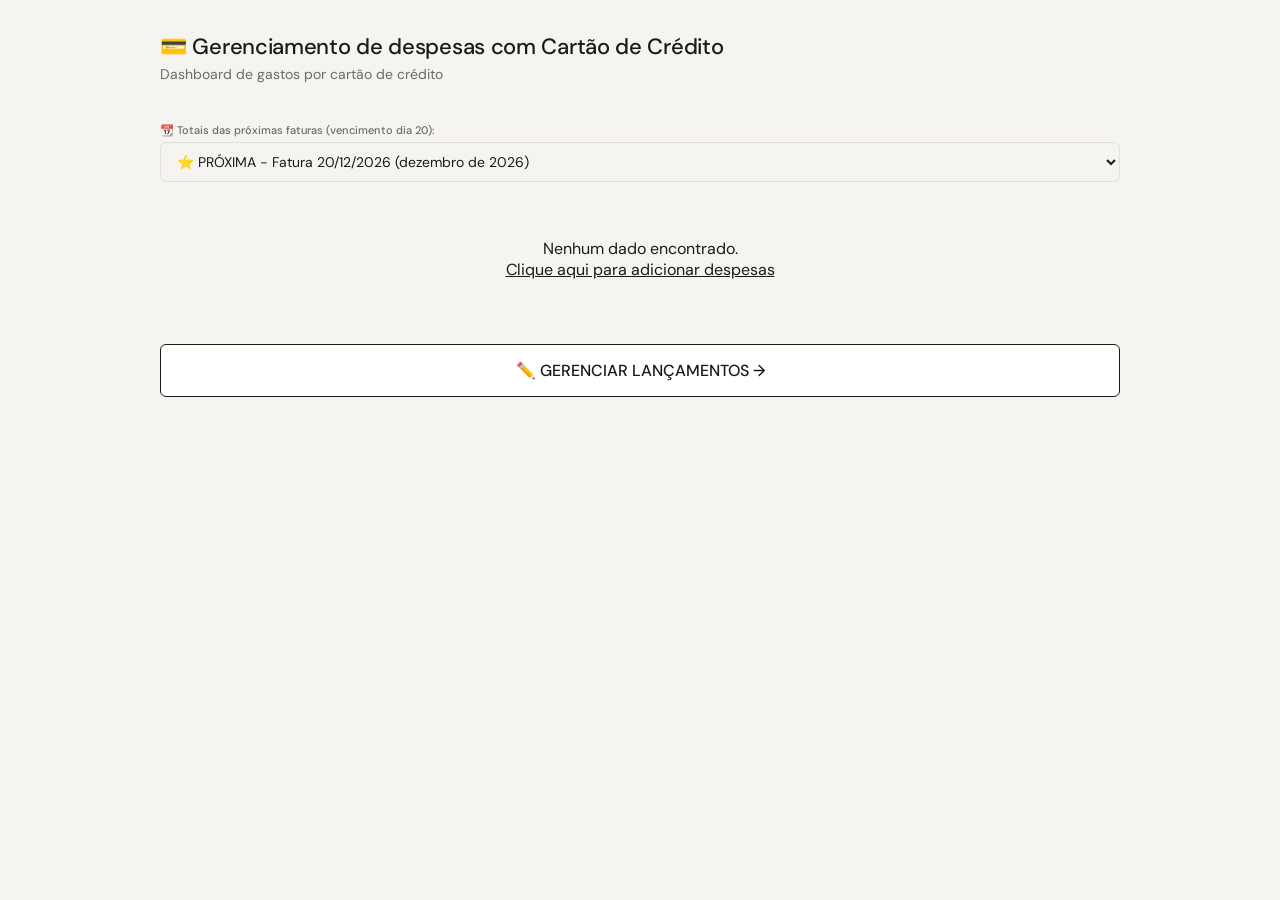
<file: index.html>
<!DOCTYPE html>
<html lang="pt-BR">
<head>
    <meta charset="UTF-8">
    <meta name="viewport" content="width=device-width, initial-scale=1.0">
    <title>Despesas dos cartões de crédito - Dashboard</title>
    <link href="https://fonts.googleapis.com/css2?family=DM+Sans:wght@400;500;700&family=DM+Mono:wght@400;500&display=swap" rel="stylesheet">
    <link rel="stylesheet" href="styles.css">
</head>
<body>
    <div class="container">
        <header>
            <h1>💳 Gerenciamento de despesas com Cartão de Crédito</h1>
            <p>Dashboard de gastos por cartão de crédito</p>
        </header>

        <!-- Filtro de Faturas -->
        <div class="filter-bar" style="margin-bottom: 1.5rem;">
            <div class="filter-group" style="flex: 1;">
                <label>📆 Totais das próximas faturas (vencimento dia 20):</label>
                <select id="filtroFatura" class="filter-select">
                    <option value="0">Selecione um mês...</option>
                </select>
            </div>
        </div>

        <div id="dashboard"></div>

        <a href="DespesasCartaoCredito.html" class="nav-link">
            ✏️ Gerenciar Lançamentos →
        </a>
    </div>

    <!-- Modal para exibir despesas do cartão -->
    <div id="modalDespesas" class="despesas-modal">
        <div class="despesas-modal-content">
            <div class="despesas-modal-header">
                <h2 id="modalTitulo">💳 Despesas do Cartão</h2>
                <span class="close-modal" onclick="fecharModalDespesas()">&times;</span>
            </div>
            <div id="modalBody" class="despesas-list">
                <!-- Conteúdo dinâmico -->
            </div>
        </div>
    </div>

    <div class="toast" id="toast"></div>

    <script src="shared.js"></script>
    <script>
        const STORAGE_KEY = 'despesas_cartao_v2';
        const fmt = v => v.toLocaleString('pt-BR', { style: 'currency', currency: 'BRL' });

        // Função para obter a próxima data de fatura (sempre dia 20)
        function getProximaDataFatura() {
            const hoje = new Date();
            hoje.setHours(0, 0, 0, 0);
            let dataFatura = new Date(hoje.getFullYear(), hoje.getMonth(), 20);
            if (hoje.getDate() > 20) {
                dataFatura.setMonth(dataFatura.getMonth() + 1);
            }
            return dataFatura;
        }

        // Função para formatar o nome do mês
        function formatarMesFatura(mesesAdicionais) {
            const dataFaturaBase = getProximaDataFatura();
            const data = new Date(dataFaturaBase);
            data.setMonth(data.getMonth() + mesesAdicionais);
            return data.toLocaleDateString('pt-BR', { month: 'long', year: 'numeric' });
        }

        // Função para obter a data da fatura (sempre dia 20)
        function getDataFatura(mesesAdicionais) {
            const dataFaturaBase = getProximaDataFatura();
            const data = new Date(dataFaturaBase);
            data.setMonth(data.getMonth() + mesesAdicionais);
            data.setHours(0, 0, 0, 0);
            return data;
        }

        function toast(msg) {
            const el = document.getElementById('toast');
            el.textContent = msg;
            el.classList.add('show');
            setTimeout(() => el.classList.remove('show'), 2400);
        }

        function carregarDados() {
            try {
                const raw = localStorage.getItem(STORAGE_KEY);
                if (!raw) {
                    document.getElementById('dashboard').innerHTML = 
                        '<p style="text-align:center; padding: 2rem;">Nenhum dado encontrado. <br> <a href="DespesasCartaoCredito.html" style="color: var(--accent);">Clique aqui para adicionar despesas</a></p>';
                    return;
                }

                let todasDespesas = JSON.parse(raw);
                
                let despesas = todasDespesas;
                
                const filtroFatura = document.getElementById('filtroFatura').value;
                const meses = parseInt(filtroFatura);
                
                if (meses >= 0) {
                    const dataFatura = getDataFatura(meses);
                    const dataFaturaInicio = new Date(dataFatura);
                    dataFaturaInicio.setDate(1);
                    dataFaturaInicio.setHours(0, 0, 0, 0);
                    
                    const dataFaturaFim = new Date(dataFatura);
                    dataFaturaFim.setMonth(dataFaturaFim.getMonth() + 1);
                    dataFaturaFim.setDate(0);
                    dataFaturaFim.setHours(23, 59, 59, 999);
                    
                    despesas = despesas.filter(d => {
                        const dataVencimento = new Date(d.data);
                        return dataVencimento >= dataFaturaInicio && dataVencimento <= dataFaturaFim;
                    });
                }
                
                renderizarResumo(despesas, meses);
                
                if (despesas.length === 0 && meses >= 0) {
                    const mesNome = formatarMesFatura(meses);
                    toast(`Nenhuma despesa para a fatura de ${mesNome}.`);
                }
                
            } catch (error) {
                console.error(error);
                toast("Erro ao carregar dados do localStorage");
            }
        }

        function abrirModalDespesas(cartaoNome, despesasFiltradas, meses) {
            const modal = document.getElementById('modalDespesas');
            const titulo = document.getElementById('modalTitulo');
            const body = document.getElementById('modalBody');
            
            let subtitulo = '';
            if (meses >= 0) {
                const mesNome = formatarMesFatura(meses);
                subtitulo = `<span style="font-size: 14px; color: var(--text-muted); display: block; margin-top: 5px;">Fatura de ${mesNome}</span>`;
            }
            
            titulo.innerHTML = `💳 ${cartaoNome}${subtitulo}`;
            
            if (despesasFiltradas.length === 0) {
                body.innerHTML = '<p style="text-align:center; padding: 2rem;">Nenhuma despesa encontrada para este cartão.</p>';
            } else {
                const totalCartao = despesasFiltradas.reduce((sum, d) => sum + d.valor, 0);
                
                body.innerHTML = `
                    ${despesasFiltradas.map(d => {
                        const [y, m, day] = d.data.split('-');
                        const dataFmt = `${day}/${m}/${y}`;
                        const dataCompraFmt = d.dataCompra ? (() => {
                            const [yc, mc, dc] = d.dataCompra.split('-');
                            return `${dc}/${mc}/${yc}`;
                        })() : '—';
                        const parcLabel = d.parcelaTotal === 1
                            ? 'À vista'
                            : `${d.parcelaAtual}/${d.parcelaTotal}`;
                        const recorrenteIcon = d.despRecorrente ? ' 🔄' : '';
                        
                        return `
                            <div class="despesa-item">
                                <div class="despesa-item-header">
                                    <span class="despesa-desc">${d.desc}${recorrenteIcon}</span>
                                    <span class="despesa-valor">${fmt(d.valor)}</span>
                                </div>
                                <div class="despesa-details">
                                    <span>📅 Compra: ${dataCompraFmt}</span>
                                    <span>📆 Vencimento: ${dataFmt}</span>
                                    <span>📦 ${parcLabel}</span>
                                    <span>🏷️ ${d.categoria}</span>
                                    <span>👤 ${d.devedor || '—'}</span>
                                </div>
                            </div>
                        `;
                    }).join('')}
                    <div class="modal-total">
                        <strong>💰 Total no cartão ${cartaoNome}:</strong>
                        <span class="total-valor">${fmt(totalCartao)}</span>
                    </div>
                `;
            }
            
            modal.style.display = 'block';
        }

        function fecharModalDespesas() {
            document.getElementById('modalDespesas').style.display = 'none';
        }

        function renderizarResumo(despesas, mesesSelecionados = 0) {
            const dashboard = document.getElementById('dashboard');
            
            if (despesas.length === 0) {
                dashboard.innerHTML = `
                    <div style="text-align:center; padding: 2rem; background: var(--surface); border-radius: var(--radius); border: 1px solid var(--border);">
                        <p>Nenhuma despesa encontrada.</p>
                        <p style="font-size: 12px; color: var(--text-muted); margin-top: 10px;">
                            ${mesesSelecionados >= 0 ? 'Não há despesas programadas para esta fatura.' : 'Adicione despesas no gerenciador.'}
                        </p>
                    </div>
                `;
                return;
            }
            
            // Agrupar por cartão
            const resumo = {};
            let totalGeral = 0;
            
            despesas.forEach(item => {
                const nomeCartao = item.cartao || "Outros";
                const valorNumerico = parseFloat(item.valor) || 0;
                
                if (!resumo[nomeCartao]) {
                    resumo[nomeCartao] = {
                        total: 0,
                        itens: []
                    };
                }
                resumo[nomeCartao].total += valorNumerico;
                resumo[nomeCartao].itens.push(item);
                totalGeral += valorNumerico;
            });
            
            // Título do período
            let tituloPeriodo = '';
            if (mesesSelecionados >= 0) {
                const mesNome = formatarMesFatura(mesesSelecionados);
                const dataFatura = getDataFatura(mesesSelecionados);
                const dataFormatada = dataFatura.toLocaleDateString('pt-BR', { day: '2-digit', month: '2-digit', year: 'numeric' });
                tituloPeriodo = `<div style="margin-bottom: 1rem; padding: 0.75rem; background: var(--bg); border-radius: var(--radius-sm); text-align: center;">
                    <strong>📆 Fatura de ${mesNome}</strong> (vencimento: ${dataFormatada})
                </div>`;
            }
            
            // Criar card de total geral
            const totalCard = document.createElement('div');
            totalCard.className = 'card-summary';
            totalCard.style.background = 'var(--accent)';
            totalCard.style.color = 'white';
            totalCard.style.marginBottom = '1.5rem';
            totalCard.innerHTML = `
                <strong style="font-size: 16px;">💰 Total ${mesesSelecionados >= 0 ? 'da fatura' : 'das despesas'}</strong>
                <span style="font-size: 24px; font-weight: 700;">${fmt(totalGeral)}</span>
            `;
            dashboard.innerHTML = tituloPeriodo;
            dashboard.appendChild(totalCard);
            
            // Criar cards por cartão
            const cartoesEncontrados = Object.keys(resumo).sort();
            
            cartoesEncontrados.forEach(cartao => {
                const div = document.createElement('div');
                div.className = 'card-summary';
                div.innerHTML = `
                    <button class="btn-cartao" data-cartao="${cartao}">${cartao}</button>
                    <span class="valor-soma">${fmt(resumo[cartao].total)}</span>
                `;
                
                const btn = div.querySelector('.btn-cartao');
                btn.addEventListener('click', () => {
                    abrirModalDespesas(cartao, resumo[cartao].itens, mesesSelecionados);
                });
                
                dashboard.appendChild(div);
            });
        }

        // Atualizar as opções do select com os meses dinâmicos
        function atualizarOpcoesSelect() {
            const select = document.getElementById('filtroFatura');
            const hoje = new Date();
            const diaAtual = hoje.getDate();
            
            let options = [
                '<option value="">Selecione um mês...</option>'
            ];
            
            for (let i = 0; i < 6; i++) {
                const dataFatura = getDataFatura(i);
                const mesNome = dataFatura.toLocaleDateString('pt-BR', { month: 'long', year: 'numeric' });
                const dataFormatada = dataFatura.toLocaleDateString('pt-BR', { day: '2-digit', month: '2-digit', year: 'numeric' });
                
                let prefixo = '';
                if (i === 0) {
                    if (diaAtual <= 20) {
                        prefixo = '⭐ PRÓXIMA - ';
                    } else {
                        prefixo = '📅 PRÓXIMA - ';
                    }
                } else if (i === 1 && diaAtual > 20) {
                    prefixo = '⭐ PRÓXIMA - ';
                }
                
                options.push(`<option value="${i}">${prefixo}Fatura ${dataFormatada} (${mesNome})</option>`);
            }
            
            select.innerHTML = options.join('');
            
            if (options.length > 1) {
                select.value = "0";
                carregarDados();
            }
        }

        // Fechar modal ao clicar fora
        window.onclick = function(event) {
            const modal = document.getElementById('modalDespesas');
            if (event.target === modal) {
                fecharModalDespesas();
            }
        }

        // Inicialização
        atualizarOpcoesSelect();
    </script>
</body>
</html>
</file>
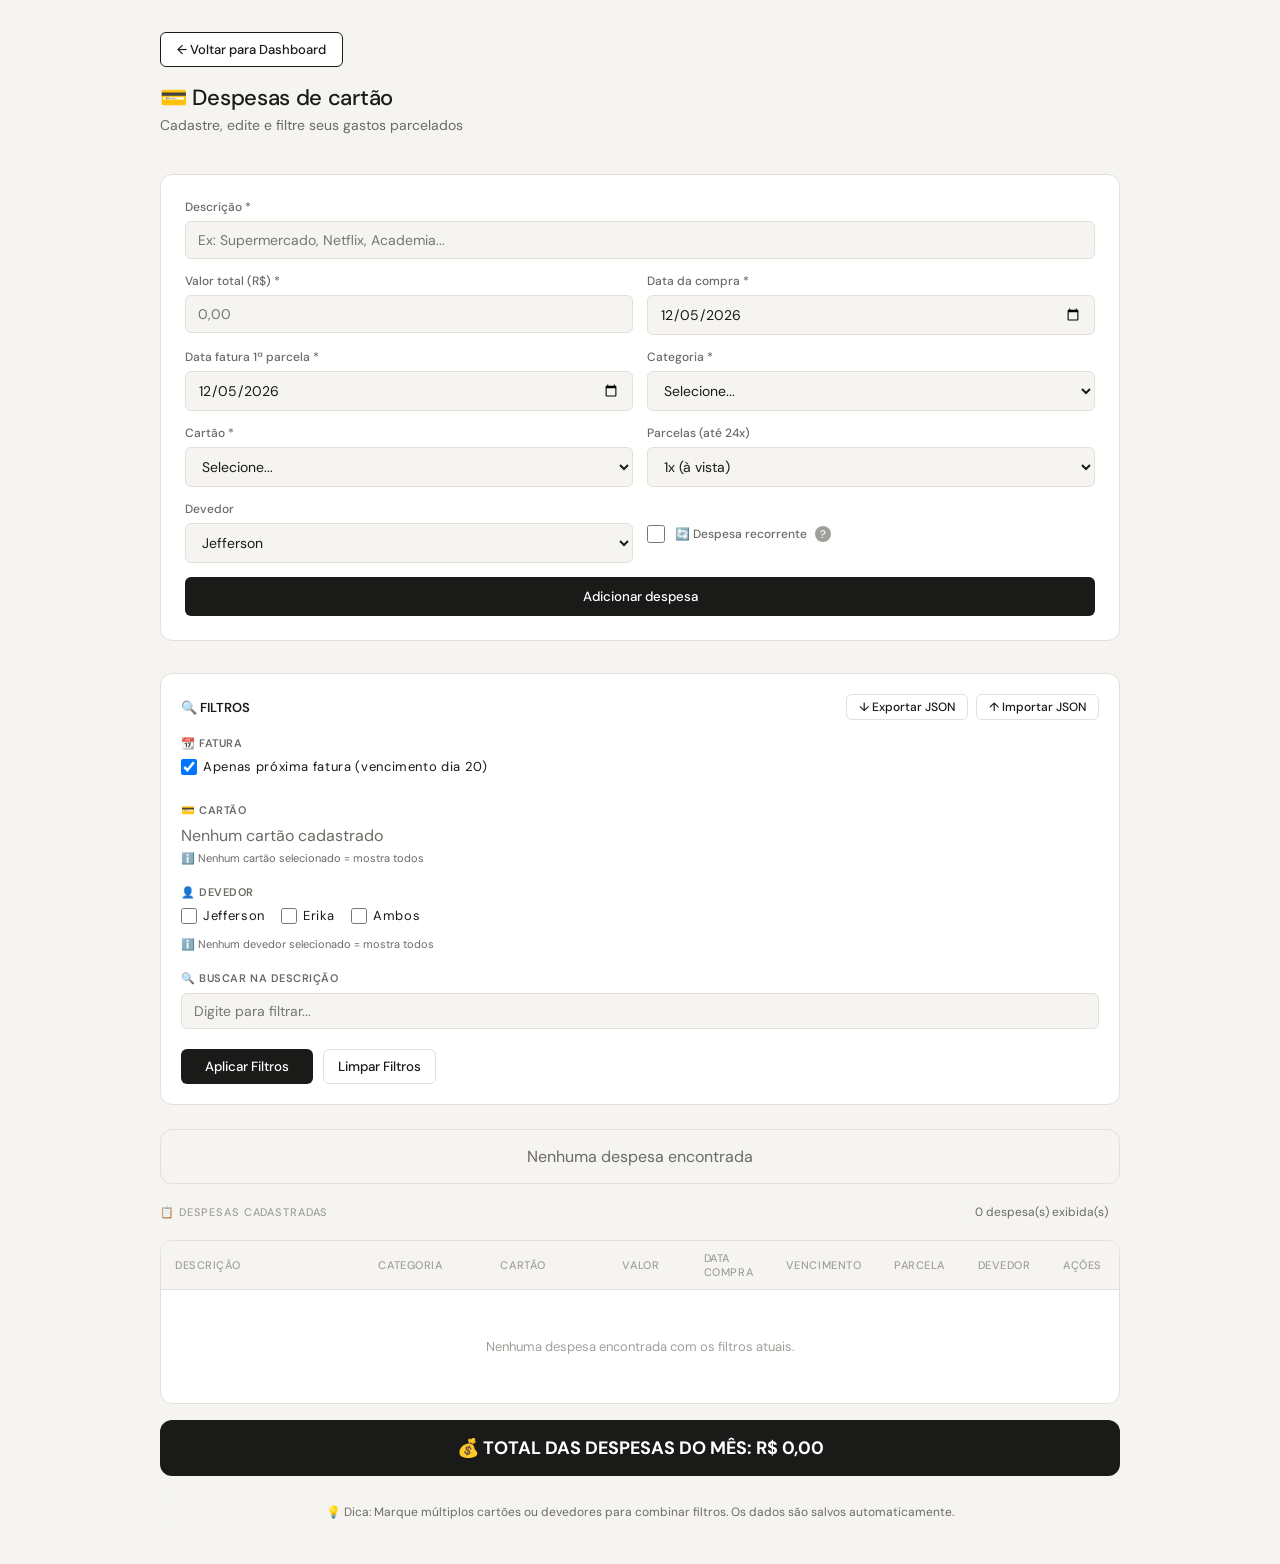
<file: DespesasCartaoCredito.html>
<!DOCTYPE html>
<html lang="pt-BR">
<head>
    <meta charset="UTF-8">
    <meta name="viewport" content="width=device-width, initial-scale=1.0">
    <title>Despesas de Cartão - Gerenciador</title>
    <link href="https://fonts.googleapis.com/css2?family=DM+Sans:wght@400;500&family=DM+Mono:wght@400;500&display=swap" rel="stylesheet">
    <link rel="stylesheet" href="styles.css">
    <style>
        /* Estilos para os novos filtros com checkboxes */
        .filters-panel {
            background: var(--surface);
            border: 1px solid var(--border);
            border-radius: var(--radius);
            padding: 1.25rem;
            margin-bottom: 1.5rem;
        }
        
        .filters-title {
            font-size: 13px;
            font-weight: 600;
            margin-bottom: 1rem;
            color: var(--text);
            display: flex;
            align-items: center;
            gap: 8px;
            flex-wrap: wrap;
        }
        
        .filter-group {
            margin-bottom: 1.25rem;
        }
        
        .filter-group label {
            font-size: 11px;
            font-weight: 600;
            text-transform: uppercase;
            letter-spacing: 0.05em;
            display: block;
            margin-bottom: 8px;
            color: var(--text-muted);
        }
        
        .checkbox-group-horizontal {
            display: flex;
            flex-wrap: wrap;
            gap: 1rem;
            align-items: center;
        }
        
        .checkbox-group-horizontal label {
            display: inline-flex;
            align-items: center;
            gap: 6px;
            font-size: 13px;
            text-transform: none;
            font-weight: normal;
            color: var(--text);
            cursor: pointer;
        }
        
        .checkbox-group-horizontal input {
            width: 16px;
            height: 16px;
            cursor: pointer;
        }
        
        .filter-actions {
            display: flex;
            gap: 10px;
            margin-top: 1rem;
            flex-wrap: wrap;
        }
        
        .totalizador-container {
            background: var(--bg);
            border-radius: var(--radius);
            padding: 1rem;
            border: 1px solid var(--border);
            margin-bottom: 1rem;
            animation: fadeIn 0.3s ease-out;
        }
        
        .totalizador-content {
            display: flex;
            gap: 1rem;
            flex-wrap: wrap;
            justify-content: center;
        }
        
        .totalizador-item {
            background: var(--surface);
            padding: 8px 20px;
            border-radius: 20px;
        }
        
        .totalizador-item.jefferson { border-left: 3px solid #3b82f6; }
        .totalizador-item.erika { border-left: 3px solid #ec489a; }
        .totalizador-item.ambos { border-left: 3px solid #10b981; }
        .totalizador-item.total {
            background: var(--accent);
            color: white;
        }
        
        @keyframes fadeIn {
            from { opacity: 0; transform: translateY(-10px); }
            to { opacity: 1; transform: translateY(0); }
        }
        
        .info-bar {
            display: flex;
            justify-content: space-between;
            align-items: center;
            margin-bottom: 1rem;
            flex-wrap: wrap;
            gap: 0.5rem;
        }
        
        .result-count {
            font-size: 12px;
            color: var(--text-muted);
            background: var(--bg);
            padding: 4px 12px;
            border-radius: 20px;
        }
        
        .btn-limpar-filtros {
            background: none;
            border: 1px solid var(--border);
            padding: 4px 12px;
            border-radius: 20px;
            font-size: 11px;
            cursor: pointer;
            transition: all 0.2s;
        }
        
        .btn-limpar-filtros:hover {
            background: var(--danger);
            color: white;
            border-color: var(--danger);
        }
        
        /* Estilo para o totalizador inferior */
        .footer-totalizador {
            background: var(--accent);
            color: white;
            border-radius: var(--radius);
            padding: 1rem;
            margin-top: 1rem;
            text-align: center;
            font-weight: 700;
            font-size: 18px;
        }

        /* Modal de confirmação de exclusão */
        .confirm-modal {
            display: none;
            position: fixed;
            z-index: 1001;
            left: 0;
            top: 0;
            width: 100%;
            height: 100%;
            background-color: rgba(0, 0, 0, 0.5);
            animation: fadeIn 0.3s;
        }
        
        .confirm-modal-content {
            background-color: var(--surface);
            margin: 15% auto;
            padding: 1.5rem;
            border-radius: var(--radius);
            width: 90%;
            max-width: 400px;
            text-align: center;
            animation: slideIn 0.3s;
        }
        
        .confirm-modal-content h3 {
            margin-bottom: 0.5rem;
            color: var(--danger);
        }
        
        .confirm-modal-content p {
            margin-bottom: 1.5rem;
            color: var(--text-muted);
            font-size: 14px;
        }
        
        .confirm-buttons {
            display: flex;
            gap: 10px;
            justify-content: center;
            flex-wrap: wrap;
        }
        
        .confirm-btn {
            padding: 10px 20px;
            border: none;
            border-radius: var(--radius-sm);
            font-weight: 500;
            cursor: pointer;
            transition: all 0.2s;
            font-family: 'DM Sans', sans-serif;
        }
        
        .confirm-btn.parcela {
            background: var(--warning);
            color: white;
        }
        
        .confirm-btn.parcela:hover {
            background: #e67e22;
        }
        
        .confirm-btn.todas {
            background: var(--danger);
            color: white;
        }
        
        .confirm-btn.todas:hover {
            background: #a93226;
        }
        
        .confirm-btn.cancelar {
            background: var(--bg);
            color: var(--text);
            border: 1px solid var(--border);
        }
        
        .confirm-btn.cancelar:hover {
            background: var(--border);
        }
    </style>
</head>
<body>
    <div class="container">
        <a href="index.html" class="btn-voltar">← Voltar para Dashboard</a>
        
        <header>
            <h1>💳 Despesas de cartão</h1>
            <p>Cadastre, edite e filtre seus gastos parcelados</p>
        </header>

        <!-- Formulário de nova despesa -->
        <div class="card">
            <form id="formDespesa" onsubmit="return false;">
                <div class="form-grid">
                    <div class="form-group full">
                        <label for="desc">Descrição *</label>
                        <input type="text" id="desc" placeholder="Ex: Supermercado, Netflix, Academia..." required>
                    </div>
                    <div class="form-group">
                        <label for="valor">Valor total (R$) *</label>
                        <input type="number" id="valor" placeholder="0,00" min="0" step="0.01" required>
                    </div>
                    <div class="form-group">
                        <label for="dataCompra">Data da compra *</label>
                        <input type="date" id="dataCompra" required>
                    </div>
                    <div class="form-group">
                        <label for="data">Data fatura 1ª parcela *</label>
                        <input type="date" id="data" required>
                    </div>
                    <div class="form-group">
                        <label for="categoria">Categoria *</label>
                        <select id="categoria" required>
                            <option value="">Selecione...</option>
                        </select>
                    </div>
                    <div class="form-group">
                        <label for="cartao">Cartão *</label>
                        <select id="cartao" required>
                            <option value="">Selecione...</option>
                        </select>
                    </div>
                    <div class="form-group">
                        <label for="parcelas">Parcelas (até 24x)</label>
                        <select id="parcelas">
                            <option value="1">1x (à vista)</option>
                        </select>
                    </div>
                    <div class="form-group">
                        <label for="devedor">Devedor</label>
                        <select id="devedor"></select>
                    </div>
                    <div class="form-group">
                        <div class="checkbox-group" style="margin-top: 24px;">
                            <input type="checkbox" id="despRecorrente">
                            <label for="despRecorrente">
                                🔄 Despesa recorrente
                                <span class="info-icon" title="Despesas recorrentes como assinaturas, mensalidades, etc.">?</span>
                            </label>
                        </div>
                    </div>
                    <div class="form-group full">
                        <button type="submit" class="btn-primary">Adicionar despesa</button>
                    </div>
                </div>
            </form>
        </div>

        <!-- Painel de Filtros com Checkboxes -->
        <div class="filters-panel">
            <div class="filters-title">
                <span>🔍 FILTROS</span>
                <div style="display: flex; gap: 8px; margin-left: auto;">
                    <button class="btn-outline" onclick="exportarDados()" style="font-size: 12px; padding: 4px 12px;">↓ Exportar JSON</button>
                    <button class="btn-outline" onclick="document.getElementById('importInput').click()" style="font-size: 12px; padding: 4px 12px;">↑ Importar JSON</button>
                    <input type="file" id="importInput" accept=".json" style="display:none" onchange="importarDados(event)">
                </div>
            </div>
            
            <!-- Filtro de Fatura -->
            <div class="filter-group">
                <label>📆 FATURA</label>
                <div class="checkbox-group-horizontal">
                    <label>
                        <input type="checkbox" id="filtroProximaFatura" checked>
                        Apenas próxima fatura (vencimento dia 20)
                    </label>
                </div>
            </div>
            
            <!-- Filtro de Cartão (checkboxes dinâmicos) -->
            <div class="filter-group">
                <label>💳 CARTÃO</label>
                <div class="checkbox-group-horizontal" id="filtroCartoesContainer">
                    <!-- Gerado dinamicamente pelo JavaScript -->
                    <span style="color: var(--text-muted);">Carregando cartões...</span>
                </div>
                <div style="font-size: 11px; color: var(--text-muted); margin-top: 5px;">
                    ℹ️ Nenhum cartão selecionado = mostra todos
                </div>
            </div>
            
            <!-- Filtro de Devedor - CORRIGIDO: todos desmarcados padrão -->
            <div class="filter-group">
                <label>👤 DEVEDOR</label>
                <div class="checkbox-group-horizontal">
                    <label><input type="checkbox" value="Jefferson" class="filtro-devedor-checkbox"> Jefferson</label>
                    <label><input type="checkbox" value="Erika" class="filtro-devedor-checkbox"> Erika</label>
                    <label><input type="checkbox" value="Ambos" class="filtro-devedor-checkbox"> Ambos</label>
                </div>
                <div style="font-size: 11px; color: var(--text-muted); margin-top: 5px;">
                    ℹ️ Nenhum devedor selecionado = mostra todos
                </div>
            </div>
            
            <!-- Busca por texto -->
            <div class="filter-group">
                <label>🔍 BUSCAR NA DESCRIÇÃO</label>
                <input type="text" id="filtroBusca" placeholder="Digite para filtrar..." style="width: 100%; padding: 8px 12px;">
            </div>
            
            <!-- Botões de ação -->
            <div class="filter-actions">
                <button class="btn-primary" onclick="aplicarFiltros()" style="width: auto; padding: 8px 24px;">Aplicar Filtros</button>
                <button class="btn-outline" onclick="limparFiltros()" style="width: auto;">Limpar Filtros</button>
            </div>
        </div>

        <!-- Totalizador superior (sempre visível) -->
        <div id="totalizadorContainer" class="totalizador-container">
            <div class="totalizador-content">
                <span style="color: var(--text-muted);">Nenhum filtro aplicado</span>
            </div>
        </div>

        <div class="info-bar">
            <p class="section-label" style="margin-bottom: 0;">📋 Despesas Cadastradas</p>
            <div class="result-count" id="resultCount">0 despesa(s)</div>
        </div>

        <div class="table-wrap">
            <table>
                <colgroup>
                    <col style="width:20%">
                    <col class="col-cat" style="width:12%">
                    <col class="col-cart" style="width:12%">
                    <col style="width:8%">
                    <col style="width:8%">
                    <col style="width:8%">
                    <col style="width:8%">
                    <col style="width:8%">
                    <col style="width:5%">
                </colgroup>
                <thead>
                    <tr>
                        <th>Descrição</th>
                        <th class="col-cat">Categoria</th>
                        <th class="col-cart">Cartão</th>
                        <th>Valor</th>
                        <th>Data Compra</th>
                        <th>Vencimento</th>
                        <th>Parcela</th>
                        <th>Devedor</th>
                        <th>Ações</th>
                    </tr>
                </thead>
                <tbody id="tbody">
                    <tr>
                        <td colspan="9" class="empty">Carregando despesas...</td>
                    </tr>
                </tbody>
            </table>
        </div>
        
        <!-- Totalizador inferior -->
        <div id="footerTotalizador" class="footer-totalizador">
            Total: R$ 0,00
        </div>
        
        <div style="margin-top: 1rem; padding: 0.75rem; background: var(--bg); border-radius: var(--radius-sm); font-size: 12px; color: var(--text-muted); text-align: center;">
            💡 Dica: Marque múltiplos cartões ou devedores para combinar filtros. Os dados são salvos automaticamente.
        </div>
    </div>

    <!-- Modal de Edição -->
    <div id="editModal" class="modal">
        <div class="modal-content">
            <span class="close" onclick="fecharModal()">&times;</span>
            <h2 style="margin-bottom: 1rem;">✏️ Editar Despesa</h2>
            <input type="hidden" id="editId">
            <div class="form-grid">
                <div class="form-group full">
                    <label>Descrição</label>
                    <input type="text" id="editDesc">
                </div>
                <div class="form-group">
                    <label>Valor (R$)</label>
                    <input type="number" id="editValor" step="0.01">
                </div>
                <div class="form-group">
                    <label>Data da compra</label>
                    <input type="date" id="editDataCompra">
                </div>
                <div class="form-group">
                    <label>Data fatura 1ª parcela</label>
                    <input type="date" id="editData">
                </div>
                <div class="form-group">
                    <label>Categoria</label>
                    <select id="editCategoria"></select>
                </div>
                <div class="form-group">
                    <label>Cartão</label>
                    <select id="editCartao"></select>
                </div>
                <div class="form-group">
                    <div class="checkbox-group" style="margin-top: 24px;">
                        <input type="checkbox" id="editDespRecorrente">
                        <label>🔄 Despesa recorrente</label>
                    </div>
                </div>
                <div class="form-group">
                    <label>Devedor</label>
                    <select id="editDevedor"></select>
                </div>
                <div class="form-group full">
                    <button class="btn-primary" onclick="salvarEdicao()">Salvar Alterações</button>
                </div>
            </div>
        </div>
    </div>

    <!-- Modal de confirmação de exclusão -->
    <div id="confirmModal" class="confirm-modal">
        <div class="confirm-modal-content">
            <h3>⚠️ Confirmar exclusão</h3>
            <p id="confirmMessage">Deseja remover esta despesa?</p>
            <div class="confirm-buttons">
                <button class="confirm-btn parcela" id="btnRemoverParcela">🗑️ Apenas esta parcela</button>
                <button class="confirm-btn todas" id="btnRemoverTodas">📦 Todas as parcelas</button>
                <button class="confirm-btn cancelar" id="btnCancelarExclusao">✖️ Cancelar</button>
            </div>
        </div>
    </div>

    <div class="toast" id="toast"></div>

    <script src="shared.js"></script>
    <script>
        // ========== VARIÁVEIS GLOBAIS ==========
        let despesas = [];
        let despesasFiltradas = [];
        let pendingDeleteId = null;
        
        // ========== INICIALIZAÇÃO DOS SELECTS ==========
        function inicializarSelects() {
            const categoriaSelect = document.getElementById('categoria');
            Shared.CATEGORIAS.forEach(cat => {
                categoriaSelect.innerHTML += `<option>${cat}</option>`;
            });
            
            const cartaoSelect = document.getElementById('cartao');
            Shared.CARTOES.forEach(cartao => {
                cartaoSelect.innerHTML += `<option>${cartao}</option>`;
            });
            
            const parcelasSelect = document.getElementById('parcelas');
            for (let i = 2; i <= 24; i++) {
                parcelasSelect.innerHTML += `<option value="${i}">${i}x</option>`;
            }
            
            const devedorSelect = document.getElementById('devedor');
            const editDevedor = document.getElementById('editDevedor');
            Shared.DEVEDORES.forEach(d => {
                devedorSelect.innerHTML += `<option value="${d}">${d}</option>`;
                editDevedor.innerHTML += `<option value="${d}">${d}</option>`;
            });
            
            const editCategoria = document.getElementById('editCategoria');
            const editCartao = document.getElementById('editCartao');
            Shared.CATEGORIAS.forEach(cat => {
                editCategoria.innerHTML += `<option>${cat}</option>`;
            });
            Shared.CARTOES.forEach(cartao => {
                editCartao.innerHTML += `<option>${cartao}</option>`;
            });
        }
        
        // ========== ATUALIZAR CHECKBOXES DE CARTÃO ==========
        function atualizarCheckboxesCartao() {
            const cartoesUnicos = [...new Set(despesas.map(d => d.cartao).filter(c => c))];
            const container = document.getElementById('filtroCartoesContainer');
            
            if (cartoesUnicos.length === 0) {
                container.innerHTML = '<span style="color: var(--text-muted);">Nenhum cartão cadastrado</span>';
                return;
            }
            
            container.innerHTML = cartoesUnicos.map(cartao => `
                <label>
                    <input type="checkbox" value="${cartao}" class="filtro-cartao-checkbox">
                    ${cartao}
                </label>
            `).join('');
            
            document.querySelectorAll('.filtro-cartao-checkbox').forEach(cb => {
                cb.addEventListener('change', () => aplicarFiltros());
            });
        }
        
        // ========== FUNÇÕES DE FILTRO ==========
        function aplicarFiltros() {
            let filtradas = [...despesas];
            
            const filtrarProximaFatura = document.getElementById('filtroProximaFatura').checked;
            if (filtrarProximaFatura) {
                filtradas = Shared.filtrarPorFatura(filtradas, 0);
            }
            
            const cartoesSelecionados = Array.from(document.querySelectorAll('.filtro-cartao-checkbox:checked'))
                .map(cb => cb.value);
            if (cartoesSelecionados.length > 0) {
                filtradas = filtradas.filter(d => cartoesSelecionados.includes(d.cartao));
            }
            
            const devedoresSelecionados = Array.from(document.querySelectorAll('.filtro-devedor-checkbox:checked'))
                .map(cb => cb.value);
            if (devedoresSelecionados.length > 0) {
                filtradas = filtradas.filter(d => devedoresSelecionados.includes(d.devedor));
            }
            
            const textoBusca = document.getElementById('filtroBusca').value.toLowerCase().trim();
            if (textoBusca !== '') {
                filtradas = filtradas.filter(d => d.desc.toLowerCase().includes(textoBusca));
            }
            
            despesasFiltradas = filtradas;
            
            atualizarTotalizadorSuperior();
            atualizarTotalizadorInferior();
            renderizarTabela();
        }
        
        function atualizarTotalizadorSuperior() {
            const container = document.getElementById('totalizadorContainer');
            
            if (despesasFiltradas.length === 0) {
                container.innerHTML = `
                    <div class="totalizador-content">
                        <span style="color: var(--text-muted);">Nenhuma despesa encontrada</span>
                    </div>
                `;
                return;
            }
            
            let totalJefferson = 0;
            let totalErika = 0;
            let totalAmbos = 0;
            
            despesasFiltradas.forEach(d => {
                if (d.devedor === 'Jefferson') {
                    totalJefferson += d.valor;
                } else if (d.devedor === 'Erika') {
                    totalErika += d.valor;
                } else if (d.devedor === 'Ambos') {
                    totalAmbos += d.valor;
                }
            });
            
            const totalGeral = totalJefferson + totalErika + totalAmbos;
            
            container.innerHTML = `
                <div class="totalizador-content">
                    <div class="totalizador-item jefferson">
                        <strong>👤 Jefferson:</strong> ${Shared.formatMoney(totalJefferson)}
                    </div>
                    <div class="totalizador-item erika">
                        <strong>👤 Erika:</strong> ${Shared.formatMoney(totalErika)}
                    </div>
                    <div class="totalizador-item ambos">
                        <strong>🤝 Ambos:</strong> ${Shared.formatMoney(totalAmbos)}
                    </div>
                    <div class="totalizador-item total">
                        <strong>💰 TOTAL:</strong> ${Shared.formatMoney(totalGeral)}
                    </div>
                </div>
            `;
        }
        
        function atualizarTotalizadorInferior() {
            const footerElement = document.getElementById('footerTotalizador');
            
            let totalJefferson = 0;
            let totalErika = 0;
            let totalAmbos = 0;
            
            despesasFiltradas.forEach(d => {
                if (d.devedor === 'Jefferson') {
                    totalJefferson += d.valor;
                } else if (d.devedor === 'Erika') {
                    totalErika += d.valor;
                } else if (d.devedor === 'Ambos') {
                    totalAmbos += d.valor;
                }
            });
            
            const totalGeral = totalJefferson + totalErika + totalAmbos;
            
            footerElement.innerHTML = `💰 TOTAL DAS DESPESAS DO MÊS: ${Shared.formatMoney(totalGeral)}`;
        }
        
        function limparFiltros() {
            document.getElementById('filtroProximaFatura').checked = true;
            
            document.querySelectorAll('.filtro-cartao-checkbox').forEach(cb => {
                cb.checked = false;
            });
            
            document.querySelectorAll('.filtro-devedor-checkbox').forEach(cb => {
                cb.checked = false;
            });
            
            document.getElementById('filtroBusca').value = '';
            
            aplicarFiltros();
            Shared.toast('Filtros resetados! Nenhum filtro ativo.');
        }
        
        // ========== CRUD ==========
        function carregarDados() {
            despesas = Shared.carregarDespesas();
            atualizarCheckboxesCartao();
            aplicarFiltros();
        }
        
        function addDespesa() {
            const desc = document.getElementById('desc').value.trim();
            const valorTotal = parseFloat(document.getElementById('valor').value);
            const dataCompra = document.getElementById('dataCompra').value;
            const primeiraParcela = document.getElementById('data').value;
            const categoria = document.getElementById('categoria').value;
            const cartao = document.getElementById('cartao').value;
            const parcelas = parseInt(document.getElementById('parcelas').value);
            const despRecorrente = document.getElementById('despRecorrente').checked;
            const devedor = document.getElementById('devedor').value;
            
            if (!desc || !valorTotal || !dataCompra || !primeiraParcela || !categoria || !cartao) {
                Shared.toast('Preencha todos os campos obrigatórios.');
                return;
            }
            
            const novasParcelas = Shared.gerarParcelas({
                desc, valorTotal, dataCompra, primeiraParcela,
                categoria, cartao, parcelas, despRecorrente, devedor
            });
            
            Shared.adicionarDespesa(novasParcelas);
            
            document.getElementById('desc').value = '';
            document.getElementById('valor').value = '';
            document.getElementById('dataCompra').valueAsDate = new Date();
            document.getElementById('data').valueAsDate = new Date();
            document.getElementById('categoria').value = '';
            document.getElementById('cartao').value = '';
            document.getElementById('parcelas').value = '1';
            document.getElementById('despRecorrente').checked = false;
            
            carregarDados();
            const msg = parcelas === 1 ? 'Despesa adicionada!' : `${parcelas} parcelas adicionadas!`;
            Shared.toast(msg);
        }
        
        function editarDespesa(id) {
            const despesa = despesas.find(d => d.id === id);
            if (!despesa) return;
            
            document.getElementById('editId').value = id;
            document.getElementById('editDesc').value = despesa.desc;
            document.getElementById('editValor').value = despesa.valor;
            document.getElementById('editDataCompra').value = despesa.dataCompra || '';
            document.getElementById('editData').value = despesa.data;
            document.getElementById('editCategoria').value = despesa.categoria;
            document.getElementById('editCartao').value = despesa.cartao;
            document.getElementById('editDespRecorrente').checked = despesa.despRecorrente || false;
            document.getElementById('editDevedor').value = despesa.devedor;
            
            document.getElementById('editModal').style.display = 'block';
        }
        
        function salvarEdicao() {
            const id = parseInt(document.getElementById('editId').value);
            
            const sucesso = Shared.atualizarDespesa(id, {
                desc: document.getElementById('editDesc').value,
                valor: parseFloat(document.getElementById('editValor').value),
                dataCompra: document.getElementById('editDataCompra').value,
                data: document.getElementById('editData').value,
                categoria: document.getElementById('editCategoria').value,
                cartao: document.getElementById('editCartao').value,
                despRecorrente: document.getElementById('editDespRecorrente').checked,
                devedor: document.getElementById('editDevedor').value
            });
            
            if (sucesso) {
                carregarDados();
                fecharModal();
                Shared.toast('Despesa atualizada com sucesso!');
            } else {
                Shared.toast('Erro ao atualizar despesa');
            }
        }
        
        function fecharModal() {
            document.getElementById('editModal').style.display = 'none';
        }
        
        function deleteDespesa(id) {
            const despesa = despesas.find(d => d.id === id);
            if (!despesa) return;
            
            pendingDeleteId = id;
            const modal = document.getElementById('confirmModal');
            const message = document.getElementById('confirmMessage');
            
            if (despesa.parcelaTotal > 1) {
                message.innerHTML = `
                    <strong>${despesa.desc}</strong><br>
                    Parcela ${despesa.parcelaAtual}/${despesa.parcelaTotal}<br>
                    Valor: ${Shared.formatMoney(despesa.valor)}<br><br>
                    O que você deseja fazer?
                `;
            } else {
                message.innerHTML = `
                    <strong>${despesa.desc}</strong><br>
                    Valor: ${Shared.formatMoney(despesa.valor)}<br><br>
                    Esta é uma despesa à vista. Deseja removê-la?
                `;
                document.getElementById('btnRemoverParcela').style.display = 'inline-block';
            }
            
            if (despesa.parcelaTotal === 1) {
                document.getElementById('btnRemoverParcela').textContent = '🗑️ Remover despesa';
                document.getElementById('btnRemoverTodas').style.display = 'none';
            } else {
                document.getElementById('btnRemoverParcela').textContent = '🗑️ Apenas esta parcela';
                document.getElementById('btnRemoverTodas').style.display = 'inline-block';
            }
            
            modal.style.display = 'block';
        }
        
        function executarExclusao(removerTodas) {
            if (pendingDeleteId === null) return;
            
            if (removerTodas) {
                Shared.deletarDespesa(pendingDeleteId, true);
                Shared.toast('Todas as parcelas foram removidas!');
            } else {
                Shared.deletarDespesa(pendingDeleteId, false);
                Shared.toast('Parcela removida com sucesso!');
            }
            
            fecharModalConfirmacao();
            carregarDados();
            pendingDeleteId = null;
        }
        
        function fecharModalConfirmacao() {
            document.getElementById('confirmModal').style.display = 'none';
            pendingDeleteId = null;
        }
        
        function exportarDados() {
            Shared.exportarJSON();
        }
        
        function importarDados(event) {
            Shared.importarJSON(event.target.files[0], () => {
                carregarDados();
            });
            event.target.value = '';
        }
        
        // ========== RENDERIZAÇÃO DA TABELA ==========
        function getDevedorClass(devedor) {
            const classes = {
                'Jefferson': 'devedor-Jefferson',
                'Erika': 'devedor-Erika',
                'Ambos': 'devedor-Ambos'
            };
            return classes[devedor] || '';
        }
        
        function renderizarTabela() {
            const tbody = document.getElementById('tbody');
            const resultCount = document.getElementById('resultCount');
            
            resultCount.textContent = `${despesasFiltradas.length} despesa(s) exibida(s)`;
            
            if (despesasFiltradas.length === 0) {
                tbody.innerHTML = '<tr><td colspan="9" class="empty">Nenhuma despesa encontrada com os filtros atuais.</td></tr>';
                return;
            }
            
            tbody.innerHTML = despesasFiltradas.map(d => {
                const parcLabel = d.parcelaTotal === 1
                    ? '<span style="color:var(--text-faint);font-size:12px">à vista</span>'
                    : `<span class="parc-pill">${d.parcelaAtual}/${d.parcelaTotal}</span>`;
                const recorrenteBadge = d.despRecorrente ? '<span class="recorrente-badge">🔄</span>' : '';
                const devedorClass = getDevedorClass(d.devedor);
                
                return `
                    <tr>
                        <td style="font-weight:500" title="${d.desc}">${d.desc} ${recorrenteBadge}</td>
                        <td class="col-cat"><span class="cat-pill">${d.categoria}</span></td>
                        <td class="col-cart">${d.cartao}</td>
                        <td class="mono" style="font-weight:500">${Shared.formatMoney(d.valor)}</td>
                        <td style="font-size: 12px;">${Shared.formatarDataBR(d.dataCompra)}</td>
                        <td>${Shared.formatarDataBR(d.data)}</td>
                        <td>${parcLabel}</td>
                        <td><span class="devedor-badge ${devedorClass}">${d.devedor || '—'}</span></td>
                        <td>
                            <button class="btn-edit" onclick="editarDespesa(${d.id})" title="Editar">✏️</button>
                            <button class="btn-del" onclick="deleteDespesa(${d.id})" title="Remover">×</button>
                        </td>
                    </tr>
                `;
            }).join('');
        }
        
        // ========== EVENTOS E INICIALIZAÇÃO ==========
        document.getElementById('formDespesa').addEventListener('submit', (e) => {
            e.preventDefault();
            addDespesa();
        });
        
        document.getElementById('filtroProximaFatura').addEventListener('change', () => aplicarFiltros());
        document.getElementById('filtroBusca').addEventListener('input', () => aplicarFiltros());
        
        document.querySelectorAll('.filtro-devedor-checkbox').forEach(cb => {
            cb.addEventListener('change', () => aplicarFiltros());
        });
        
        document.getElementById('btnRemoverParcela').addEventListener('click', () => executarExclusao(false));
        document.getElementById('btnRemoverTodas').addEventListener('click', () => executarExclusao(true));
        document.getElementById('btnCancelarExclusao').addEventListener('click', () => fecharModalConfirmacao());
        
        window.onclick = function(event) {
            const modal = document.getElementById('editModal');
            const confirmModal = document.getElementById('confirmModal');
            if (event.target === modal) fecharModal();
            if (event.target === confirmModal) fecharModalConfirmacao();
        }
        
        inicializarSelects();
        document.getElementById('dataCompra').valueAsDate = new Date();
        document.getElementById('data').valueAsDate = new Date();
        carregarDados();
    </script>
</body>
</html>
</file>
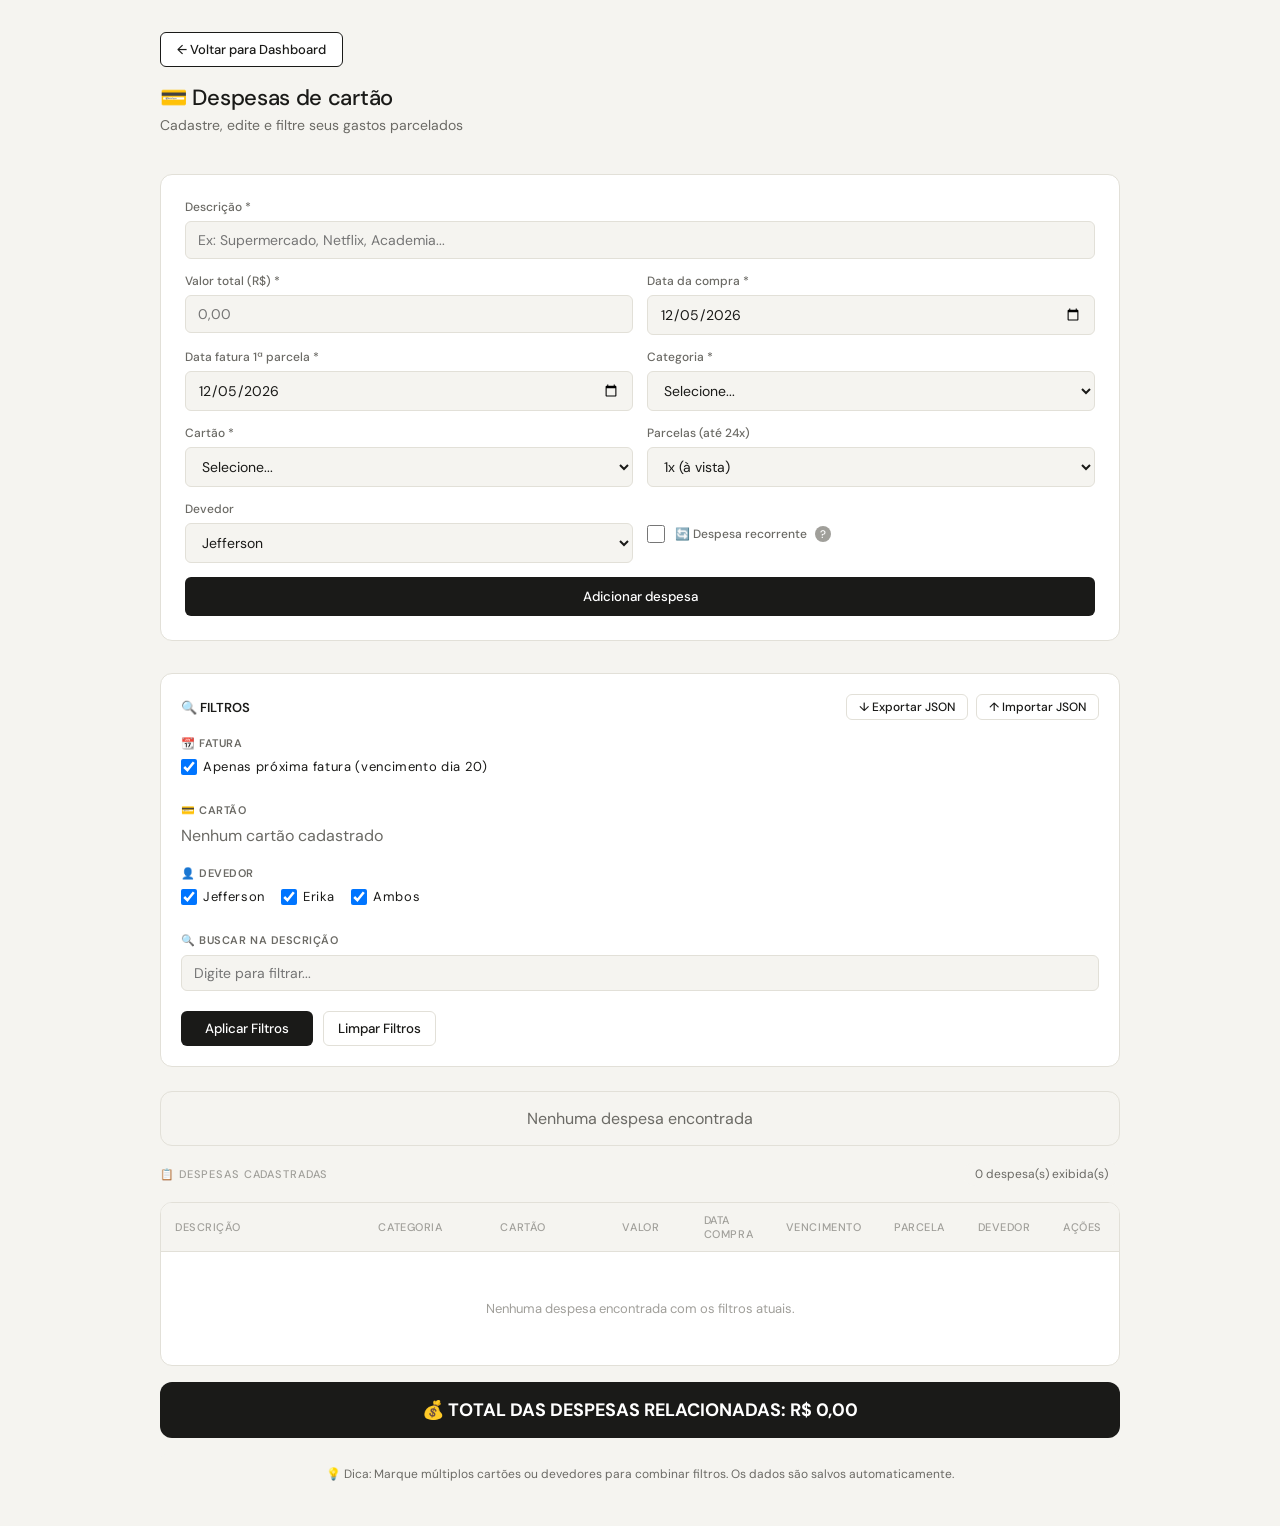
<file: ReceitasEDespesas.html>
<!DOCTYPE html>
<html lang="pt-BR">
<head>
    <meta charset="UTF-8">
    <meta name="viewport" content="width=device-width, initial-scale=1.0">
    <title>Despesas de Cartão - Gerenciador</title>
    <link href="https://fonts.googleapis.com/css2?family=DM+Sans:wght@400;500&family=DM+Mono:wght@400;500&display=swap" rel="stylesheet">
    <link rel="stylesheet" href="styles.css">
    <style>
        /* Estilos para os novos filtros com checkboxes */
        .filters-panel {
            background: var(--surface);
            border: 1px solid var(--border);
            border-radius: var(--radius);
            padding: 1.25rem;
            margin-bottom: 1.5rem;
        }
        
        .filters-title {
            font-size: 13px;
            font-weight: 600;
            margin-bottom: 1rem;
            color: var(--text);
            display: flex;
            align-items: center;
            gap: 8px;
            flex-wrap: wrap;
        }
        
        .filter-group {
            margin-bottom: 1.25rem;
        }
        
        .filter-group label {
            font-size: 11px;
            font-weight: 600;
            text-transform: uppercase;
            letter-spacing: 0.05em;
            display: block;
            margin-bottom: 8px;
            color: var(--text-muted);
        }
        
        .checkbox-group-horizontal {
            display: flex;
            flex-wrap: wrap;
            gap: 1rem;
            align-items: center;
        }
        
        .checkbox-group-horizontal label {
            display: inline-flex;
            align-items: center;
            gap: 6px;
            font-size: 13px;
            text-transform: none;
            font-weight: normal;
            color: var(--text);
            cursor: pointer;
        }
        
        .checkbox-group-horizontal input {
            width: 16px;
            height: 16px;
            cursor: pointer;
        }
        
        .filter-actions {
            display: flex;
            gap: 10px;
            margin-top: 1rem;
            flex-wrap: wrap;
        }
        
        .totalizador-container {
            background: var(--bg);
            border-radius: var(--radius);
            padding: 1rem;
            border: 1px solid var(--border);
            margin-bottom: 1rem;
            animation: fadeIn 0.3s ease-out;
        }
        
        .totalizador-content {
            display: flex;
            gap: 1rem;
            flex-wrap: wrap;
            justify-content: center;
        }
        
        .totalizador-item {
            background: var(--surface);
            padding: 8px 20px;
            border-radius: 20px;
        }
        
        .totalizador-item.jefferson { border-left: 3px solid #3b82f6; }
        .totalizador-item.erika { border-left: 3px solid #ec489a; }
        .totalizador-item.ambos { border-left: 3px solid #10b981; }
        .totalizador-item.total {
            background: var(--accent);
            color: white;
        }
        
        @keyframes fadeIn {
            from { opacity: 0; transform: translateY(-10px); }
            to { opacity: 1; transform: translateY(0); }
        }
        
        .info-bar {
            display: flex;
            justify-content: space-between;
            align-items: center;
            margin-bottom: 1rem;
            flex-wrap: wrap;
            gap: 0.5rem;
        }
        
        .result-count {
            font-size: 12px;
            color: var(--text-muted);
            background: var(--bg);
            padding: 4px 12px;
            border-radius: 20px;
        }
        
        .btn-limpar-filtros {
            background: none;
            border: 1px solid var(--border);
            padding: 4px 12px;
            border-radius: 20px;
            font-size: 11px;
            cursor: pointer;
            transition: all 0.2s;
        }
        
        .btn-limpar-filtros:hover {
            background: var(--danger);
            color: white;
            border-color: var(--danger);
        }
        
        /* Estilo para o totalizador inferior */
        .footer-totalizador {
            background: var(--accent);
            color: white;
            border-radius: var(--radius);
            padding: 1rem;
            margin-top: 1rem;
            text-align: center;
            font-weight: 700;
            font-size: 18px;
        }
    </style>
</head>
<body>
    <div class="container">
        <a href="index.html" class="btn-voltar">← Voltar para Dashboard</a>
        
        <header>
            <h1>💳 Despesas de cartão</h1>
            <p>Cadastre, edite e filtre seus gastos parcelados</p>
        </header>

        <!-- Formulário de nova despesa -->
        <div class="card">
            <form id="formDespesa" onsubmit="return false;">
                <div class="form-grid">
                    <div class="form-group full">
                        <label for="desc">Descrição *</label>
                        <input type="text" id="desc" placeholder="Ex: Supermercado, Netflix, Academia..." required>
                    </div>
                    <div class="form-group">
                        <label for="valor">Valor total (R$) *</label>
                        <input type="number" id="valor" placeholder="0,00" min="0" step="0.01" required>
                    </div>
                    <div class="form-group">
                        <label for="dataCompra">Data da compra *</label>
                        <input type="date" id="dataCompra" required>
                    </div>
                    <div class="form-group">
                        <label for="data">Data fatura 1ª parcela *</label>
                        <input type="date" id="data" required>
                    </div>
                    <div class="form-group">
                        <label for="categoria">Categoria *</label>
                        <select id="categoria" required>
                            <option value="">Selecione...</option>
                        </select>
                    </div>
                    <div class="form-group">
                        <label for="cartao">Cartão *</label>
                        <select id="cartao" required>
                            <option value="">Selecione...</option>
                        </select>
                    </div>
                    <div class="form-group">
                        <label for="parcelas">Parcelas (até 24x)</label>
                        <select id="parcelas">
                            <option value="1">1x (à vista)</option>
                        </select>
                    </div>
                    <div class="form-group">
                        <label for="devedor">Devedor</label>
                        <select id="devedor"></select>
                    </div>
                    <div class="form-group">
                        <div class="checkbox-group" style="margin-top: 24px;">
                            <input type="checkbox" id="despRecorrente">
                            <label for="despRecorrente">
                                🔄 Despesa recorrente
                                <span class="info-icon" title="Despesas recorrentes como assinaturas, mensalidades, etc.">?</span>
                            </label>
                        </div>
                    </div>
                    <div class="form-group full">
                        <button type="submit" class="btn-primary">Adicionar despesa</button>
                    </div>
                </div>
            </form>
        </div>

        <!-- Painel de Filtros com Checkboxes -->
        <div class="filters-panel">
            <div class="filters-title">
                <span>🔍 FILTROS</span>
                <div style="display: flex; gap: 8px; margin-left: auto;">
                    <button class="btn-outline" onclick="exportarDados()" style="font-size: 12px; padding: 4px 12px;">↓ Exportar JSON</button>
                    <button class="btn-outline" onclick="document.getElementById('importInput').click()" style="font-size: 12px; padding: 4px 12px;">↑ Importar JSON</button>
                    <input type="file" id="importInput" accept=".json" style="display:none" onchange="importarDados(event)">
                </div>
            </div>
            
            <!-- Filtro de Fatura -->
            <div class="filter-group">
                <label>📆 FATURA</label>
                <div class="checkbox-group-horizontal">
                    <label>
                        <input type="checkbox" id="filtroProximaFatura" checked>
                        Apenas próxima fatura (vencimento dia 20)
                    </label>
                </div>
            </div>
            
            <!-- Filtro de Cartão (checkboxes dinâmicos) -->
            <div class="filter-group">
                <label>💳 CARTÃO</label>
                <div class="checkbox-group-horizontal" id="filtroCartoesContainer">
                    <!-- Gerado dinamicamente pelo JavaScript -->
                    <span style="color: var(--text-muted);">Carregando cartões...</span>
                </div>
            </div>
            
            <!-- Filtro de Devedor -->
            <div class="filter-group">
                <label>👤 DEVEDOR</label>
                <div class="checkbox-group-horizontal">
                    <label><input type="checkbox" value="Jefferson" class="filtro-devedor-checkbox" checked> Jefferson</label>
                    <label><input type="checkbox" value="Erika" class="filtro-devedor-checkbox" checked> Erika</label>
                    <label><input type="checkbox" value="Ambos" class="filtro-devedor-checkbox" checked> Ambos</label>
                </div>
            </div>
            
            <!-- Busca por texto -->
            <div class="filter-group">
                <label>🔍 BUSCAR NA DESCRIÇÃO</label>
                <input type="text" id="filtroBusca" placeholder="Digite para filtrar..." style="width: 100%; padding: 8px 12px;">
            </div>
            
            <!-- Botões de ação -->
            <div class="filter-actions">
                <button class="btn-primary" onclick="aplicarFiltros()" style="width: auto; padding: 8px 24px;">Aplicar Filtros</button>
                <button class="btn-outline" onclick="limparFiltros()" style="width: auto;">Limpar Filtros</button>
            </div>
        </div>

        <!-- Totalizador superior (sempre visível) -->
        <div id="totalizadorContainer" class="totalizador-container">
            <div class="totalizador-content">
                <span style="color: var(--text-muted);">Nenhum filtro aplicado</span>
            </div>
        </div>

        <div class="info-bar">
            <p class="section-label" style="margin-bottom: 0;">📋 Despesas Cadastradas</p>
            <div class="result-count" id="resultCount">0 despesa(s)</div>
        </div>

        <div class="table-wrap">
            <table>
                <colgroup>
                    <col style="width:20%">
                    <col class="col-cat" style="width:12%">
                    <col class="col-cart" style="width:12%">
                    <col style="width:8%">
                    <col style="width:8%">
                    <col style="width:8%">
                    <col style="width:8%">
                    <col style="width:8%">
                    <col style="width:5%">
                </colgroup>
                <thead>
                    <tr>
                        <th>Descrição</th>
                        <th class="col-cat">Categoria</th>
                        <th class="col-cart">Cartão</th>
                        <th>Valor</th>
                        <th>Data Compra</th>
                        <th>Vencimento</th>
                        <th>Parcela</th>
                        <th>Devedor</th>
                        <th>Ações</th>
                    </tr>
                </thead>
                <tbody id="tbody">
                    <tr>
                        <td colspan="9" class="empty">Carregando despesas...</td>
                    </tr>
                </tbody>
            </table>
        </div>
        
        <!-- NOVO: Totalizador inferior (abaixo da tabela) -->
        <div id="footerTotalizador" class="footer-totalizador">
            Total: R$ 0,00
        </div>
        
        <div style="margin-top: 1rem; padding: 0.75rem; background: var(--bg); border-radius: var(--radius-sm); font-size: 12px; color: var(--text-muted); text-align: center;">
            💡 Dica: Marque múltiplos cartões ou devedores para combinar filtros. Os dados são salvos automaticamente.
        </div>
    </div>

    <!-- Modal de Edição -->
    <div id="editModal" class="modal">
        <div class="modal-content">
            <span class="close" onclick="fecharModal()">&times;</span>
            <h2 style="margin-bottom: 1rem;">✏️ Editar Despesa</h2>
            <input type="hidden" id="editId">
            <div class="form-grid">
                <div class="form-group full">
                    <label>Descrição</label>
                    <input type="text" id="editDesc">
                </div>
                <div class="form-group">
                    <label>Valor (R$)</label>
                    <input type="number" id="editValor" step="0.01">
                </div>
                <div class="form-group">
                    <label>Data da compra</label>
                    <input type="date" id="editDataCompra">
                </div>
                <div class="form-group">
                    <label>Data fatura 1ª parcela</label>
                    <input type="date" id="editData">
                </div>
                <div class="form-group">
                    <label>Categoria</label>
                    <select id="editCategoria"></select>
                </div>
                <div class="form-group">
                    <label>Cartão</label>
                    <select id="editCartao"></select>
                </div>
                <div class="form-group">
                    <div class="checkbox-group" style="margin-top: 24px;">
                        <input type="checkbox" id="editDespRecorrente">
                        <label>🔄 Despesa recorrente</label>
                    </div>
                </div>
                <div class="form-group">
                    <label>Devedor</label>
                    <select id="editDevedor"></select>
                </div>
                <div class="form-group full">
                    <button class="btn-primary" onclick="salvarEdicao()">Salvar Alterações</button>
                </div>
            </div>
        </div>
    </div>

    <div class="toast" id="toast"></div>

    <script src="shared.js"></script>
    <script>
        // ========== VARIÁVEIS GLOBAIS ==========
        let despesas = [];
        let despesasFiltradas = [];
        
        // ========== INICIALIZAÇÃO DOS SELECTS ==========
        function inicializarSelects() {
            // Categorias
            const categoriaSelect = document.getElementById('categoria');
            Shared.CATEGORIAS.forEach(cat => {
                categoriaSelect.innerHTML += `<option>${cat}</option>`;
            });
            
            // Cartões
            const cartaoSelect = document.getElementById('cartao');
            Shared.CARTOES.forEach(cartao => {
                cartaoSelect.innerHTML += `<option>${cartao}</option>`;
            });
            
            // Parcelas (2 a 24)
            const parcelasSelect = document.getElementById('parcelas');
            for (let i = 2; i <= 24; i++) {
                parcelasSelect.innerHTML += `<option value="${i}">${i}x</option>`;
            }
            
            // Devedores
            const devedorSelect = document.getElementById('devedor');
            const editDevedor = document.getElementById('editDevedor');
            Shared.DEVEDORES.forEach(d => {
                devedorSelect.innerHTML += `<option value="${d}">${d}</option>`;
                editDevedor.innerHTML += `<option value="${d}">${d}</option>`;
            });
            
            // Edit selects
            const editCategoria = document.getElementById('editCategoria');
            const editCartao = document.getElementById('editCartao');
            Shared.CATEGORIAS.forEach(cat => {
                editCategoria.innerHTML += `<option>${cat}</option>`;
            });
            Shared.CARTOES.forEach(cartao => {
                editCartao.innerHTML += `<option>${cartao}</option>`;
            });
        }
        
        // ========== ATUALIZAR CHECKBOXES DE CARTÃO ==========
        function atualizarCheckboxesCartao() {
            const cartoesUnicos = [...new Set(despesas.map(d => d.cartao).filter(c => c))];
            const container = document.getElementById('filtroCartoesContainer');
            
            if (cartoesUnicos.length === 0) {
                container.innerHTML = '<span style="color: var(--text-muted);">Nenhum cartão cadastrado</span>';
                return;
            }
            
            // Gerar checkboxes para cada cartão
            container.innerHTML = cartoesUnicos.map(cartao => `
                <label>
                    <input type="checkbox" value="${cartao}" class="filtro-cartao-checkbox" ${cartao === 'Porto' ? 'checked' : ''}>
                    ${cartao}
                </label>
            `).join('');
            
            // Adicionar event listeners aos novos checkboxes
            document.querySelectorAll('.filtro-cartao-checkbox').forEach(cb => {
                cb.addEventListener('change', () => aplicarFiltros());
            });
        }
        
        // ========== FUNÇÕES DE FILTRO (AND entre todos os filtros) ==========
        
        function aplicarFiltros() {
            let filtradas = [...despesas];
            
            // 1. Filtro de fatura (apenas próxima fatura)
            const filtrarProximaFatura = document.getElementById('filtroProximaFatura').checked;
            if (filtrarProximaFatura) {
                filtradas = Shared.filtrarPorFatura(filtradas, 0);
            }
            
            // 2. Filtro de cartão (múltiplos checkboxes)
            const cartoesSelecionados = Array.from(document.querySelectorAll('.filtro-cartao-checkbox:checked'))
                .map(cb => cb.value);
            if (cartoesSelecionados.length > 0) {
                filtradas = filtradas.filter(d => cartoesSelecionados.includes(d.cartao));
            }
            
            // 3. Filtro de devedor (múltiplos checkboxes)
            const devedoresSelecionados = Array.from(document.querySelectorAll('.filtro-devedor-checkbox:checked'))
                .map(cb => cb.value);
            if (devedoresSelecionados.length > 0) {
                filtradas = filtradas.filter(d => devedoresSelecionados.includes(d.devedor));
            }
            
            // 4. Filtro de busca por texto
            const textoBusca = document.getElementById('filtroBusca').value.toLowerCase().trim();
            if (textoBusca !== '') {
                filtradas = filtradas.filter(d => d.desc.toLowerCase().includes(textoBusca));
            }
            
            despesasFiltradas = filtradas;
            
            // Atualizar totalizadores e tabela
            atualizarTotalizadorSuperior();
            atualizarTotalizadorInferior();
            renderizarTabela();
        }
        
        function atualizarTotalizadorSuperior() {
            const container = document.getElementById('totalizadorContainer');
            
            if (despesasFiltradas.length === 0) {
                container.innerHTML = `
                    <div class="totalizador-content">
                        <span style="color: var(--text-muted);">Nenhuma despesa encontrada</span>
                    </div>
                `;
                return;
            }
            
            // Calcular totais por devedor com rateio para "Ambos"
            let totalJefferson = 0;
            let totalErika = 0;
            let totalAmbos = 0;
            
            despesasFiltradas.forEach(d => {
                if (d.devedor === 'Jefferson') {
                    totalJefferson += d.valor;
                } else if (d.devedor === 'Erika') {
                    totalErika += d.valor;
                } else if (d.devedor === 'Ambos') {
                    totalAmbos += d.valor / 2;
                }
            });
            
            const totalGeral = Shared.calcularTotal(despesasFiltradas);
            
            container.innerHTML = `
                <div class="totalizador-content">
                    <div class="totalizador-item jefferson">
                        <strong>👤 Jefferson:</strong> ${Shared.formatMoney(totalJefferson)}
                    </div>
                    <div class="totalizador-item erika">
                        <strong>👤 Erika:</strong> ${Shared.formatMoney(totalErika)}
                    </div>
                    <div class="totalizador-item ambos">
                        <strong>🤝 Ambos (cada):</strong> ${Shared.formatMoney(totalAmbos)}
                    </div>
                    <div class="totalizador-item total">
                        <strong>💰 TOTAL:</strong> ${Shared.formatMoney(totalGeral)}
                    </div>
                </div>
            `;
        }
        
        // NOVA FUNÇÃO: Atualizar totalizador inferior
        function atualizarTotalizadorInferior() {
            const footerElement = document.getElementById('footerTotalizador');
            const totalGeral = Shared.calcularTotal(despesasFiltradas);
            footerElement.innerHTML = `💰 TOTAL DAS DESPESAS RELACIONADAS: ${Shared.formatMoney(totalGeral)}`;
        }
        
        function limparFiltros() {
            // Manter padrões: fatura checked, cartão Porto checked, devedores todos checked
            document.getElementById('filtroProximaFatura').checked = true;
            
            // Desmarcar todos os cartões e depois marcar apenas Porto
            document.querySelectorAll('.filtro-cartao-checkbox').forEach(cb => {
                cb.checked = (cb.value === 'Porto');
            });
            
            // Marcar todos os devedores
            document.querySelectorAll('.filtro-devedor-checkbox').forEach(cb => {
                cb.checked = true;
            });
            
            document.getElementById('filtroBusca').value = '';
            
            aplicarFiltros();
            Shared.toast('Filtros resetados para os padrões!');
        }
        
        // ========== CRUD ==========
        function carregarDados() {
            despesas = Shared.carregarDespesas();
            atualizarCheckboxesCartao();
            aplicarFiltros();
        }
        
        function addDespesa() {
            const desc = document.getElementById('desc').value.trim();
            const valorTotal = parseFloat(document.getElementById('valor').value);
            const dataCompra = document.getElementById('dataCompra').value;
            const primeiraParcela = document.getElementById('data').value;
            const categoria = document.getElementById('categoria').value;
            const cartao = document.getElementById('cartao').value;
            const parcelas = parseInt(document.getElementById('parcelas').value);
            const despRecorrente = document.getElementById('despRecorrente').checked;
            const devedor = document.getElementById('devedor').value;
            
            if (!desc || !valorTotal || !dataCompra || !primeiraParcela || !categoria || !cartao) {
                Shared.toast('Preencha todos os campos obrigatórios.');
                return;
            }
            
            const novasParcelas = Shared.gerarParcelas({
                desc, valorTotal, dataCompra, primeiraParcela,
                categoria, cartao, parcelas, despRecorrente, devedor
            });
            
            Shared.adicionarDespesa(novasParcelas);
            
            // Limpar formulário
            document.getElementById('desc').value = '';
            document.getElementById('valor').value = '';
            document.getElementById('dataCompra').valueAsDate = new Date();
            document.getElementById('data').valueAsDate = new Date();
            document.getElementById('categoria').value = '';
            document.getElementById('cartao').value = '';
            document.getElementById('parcelas').value = '1';
            document.getElementById('despRecorrente').checked = false;
            
            carregarDados();
            const msg = parcelas === 1 ? 'Despesa adicionada!' : `${parcelas} parcelas adicionadas!`;
            Shared.toast(msg);
        }
        
        function editarDespesa(id) {
            const despesa = despesas.find(d => d.id === id);
            if (!despesa) return;
            
            document.getElementById('editId').value = id;
            document.getElementById('editDesc').value = despesa.desc;
            document.getElementById('editValor').value = despesa.valor;
            document.getElementById('editDataCompra').value = despesa.dataCompra || '';
            document.getElementById('editData').value = despesa.data;
            document.getElementById('editCategoria').value = despesa.categoria;
            document.getElementById('editCartao').value = despesa.cartao;
            document.getElementById('editDespRecorrente').checked = despesa.despRecorrente || false;
            document.getElementById('editDevedor').value = despesa.devedor;
            
            document.getElementById('editModal').style.display = 'block';
        }
        
        function salvarEdicao() {
            const id = parseInt(document.getElementById('editId').value);
            
            const sucesso = Shared.atualizarDespesa(id, {
                desc: document.getElementById('editDesc').value,
                valor: parseFloat(document.getElementById('editValor').value),
                dataCompra: document.getElementById('editDataCompra').value,
                data: document.getElementById('editData').value,
                categoria: document.getElementById('editCategoria').value,
                cartao: document.getElementById('editCartao').value,
                despRecorrente: document.getElementById('editDespRecorrente').checked,
                devedor: document.getElementById('editDevedor').value
            });
            
            if (sucesso) {
                carregarDados();
                fecharModal();
                Shared.toast('Despesa atualizada com sucesso!');
            } else {
                Shared.toast('Erro ao atualizar despesa');
            }
        }
        
        function fecharModal() {
            document.getElementById('editModal').style.display = 'none';
        }
        
        function deleteDespesa(id) {
            const despesa = despesas.find(d => d.id === id);
            if (!despesa) return;
            
            if (despesa.parcelaTotal > 1) {
                const removerTodas = confirm(`Esta despesa tem ${despesa.parcelaTotal} parcelas.\n\nOK = remover todas\nCancelar = remover só esta parcela`);
                Shared.deletarDespesa(id, removerTodas);
            } else {
                if (!confirm('Remover esta despesa?')) return;
                Shared.deletarDespesa(id, false);
            }
            
            carregarDados();
            Shared.toast('Removido com sucesso.');
        }
        
        function exportarDados() {
            Shared.exportarJSON();
        }
        
        function importarDados(event) {
            Shared.importarJSON(event.target.files[0], () => {
                carregarDados();
            });
            event.target.value = '';
        }
        
        // ========== RENDERIZAÇÃO DA TABELA ==========
        function getDevedorClass(devedor) {
            const classes = {
                'Jefferson': 'devedor-Jefferson',
                'Erika': 'devedor-Erika',
                'Ambos': 'devedor-Ambos'
            };
            return classes[devedor] || '';
        }
        
        function renderizarTabela() {
            const tbody = document.getElementById('tbody');
            const resultCount = document.getElementById('resultCount');
            
            resultCount.textContent = `${despesasFiltradas.length} despesa(s) exibida(s)`;
            
            if (despesasFiltradas.length === 0) {
                tbody.innerHTML = '<tr><td colspan="9" class="empty">Nenhuma despesa encontrada com os filtros atuais.</td></tr>';
                return;
            }
            
            tbody.innerHTML = despesasFiltradas.map(d => {
                const parcLabel = d.parcelaTotal === 1
                    ? '<span style="color:var(--text-faint);font-size:12px">à vista</span>'
                    : `<span class="parc-pill">${d.parcelaAtual}/${d.parcelaTotal}</span>`;
                const recorrenteBadge = d.despRecorrente ? '<span class="recorrente-badge">🔄</span>' : '';
                const devedorClass = getDevedorClass(d.devedor);
                
                return `
                    <tr>
                        <td style="font-weight:500" title="${d.desc}">${d.desc} ${recorrenteBadge}</td>
                        <td class="col-cat"><span class="cat-pill">${d.categoria}</span></td>
                        <td class="col-cart">${d.cartao}</td>
                        <td class="mono" style="font-weight:500">${Shared.formatMoney(d.valor)}</td>
                        <td style="font-size: 12px;">${Shared.formatarDataBR(d.dataCompra)}</td>
                        <td>${Shared.formatarDataBR(d.data)}</td>
                        <td>${parcLabel}</td>
                        <td><span class="devedor-badge ${devedorClass}">${d.devedor || '—'}</span></td>
                        <td>
                            <button class="btn-edit" onclick="editarDespesa(${d.id})" title="Editar">✏️</button>
                            <button class="btn-del" onclick="deleteDespesa(${d.id})" title="Remover">×</button>
                        </td>
                    </tr>
                `;
            }).join('');
        }
        
        // ========== EVENTOS E INICIALIZAÇÃO ==========
        document.getElementById('formDespesa').addEventListener('submit', (e) => {
            e.preventDefault();
            addDespesa();
        });
        
        // Eventos para aplicar filtros automaticamente quando o usuário interage
        document.getElementById('filtroProximaFatura').addEventListener('change', () => aplicarFiltros());
        document.getElementById('filtroBusca').addEventListener('input', () => aplicarFiltros());
        
        // Event listeners para checkboxes de devedor
        document.querySelectorAll('.filtro-devedor-checkbox').forEach(cb => {
            cb.addEventListener('change', () => aplicarFiltros());
        });
        
        window.onclick = function(event) {
            const modal = document.getElementById('editModal');
            if (event.target === modal) fecharModal();
        }
        
        // Inicialização
        inicializarSelects();
        document.getElementById('dataCompra').valueAsDate = new Date();
        document.getElementById('data').valueAsDate = new Date();
        carregarDados();
    </script>
</body>
</html>
</file>
<file: styles.css>
/* styles.css - Versão otimizada e padronizada */
:root {
    --bg: #f5f4f0;
    --surface: #ffffff;
    --border: #e2e0d8;
    --border-strong: #c8c6bc;
    --text: #1a1a18;
    --text-muted: #6b6a65;
    --text-faint: #a09f9a;
    --accent: #1a1a18;
    --danger: #c0392b;
    --danger-bg: #fdf0ee;
    --success: #1a7a4a;
    --success-bg: #edf7f2;
    --warning: #b35c00;
    --warning-bg: #fef5e7;
    --radius: 12px;
    --radius-sm: 6px;
}

* {
    box-sizing: border-box;
    margin: 0;
    padding: 0;
}

body {
    font-family: 'DM Sans', sans-serif;
    background: var(--bg);
    color: var(--text);
    min-height: 100vh;
    padding: 2rem 1rem;
}

.container {
    max-width: 960px;
    margin: 0 auto;
}

/* Tipografia */
header { margin-bottom: 2.5rem; }
header h1 { font-size: 22px; font-weight: 500; letter-spacing: -0.3px; }
header p { font-size: 14px; color: var(--text-muted); margin-top: 4px; }
.section-label {
    font-size: 11px;
    font-weight: 500;
    text-transform: uppercase;
    letter-spacing: 0.08em;
    color: var(--text-faint);
    margin-bottom: 10px;
}

/* Cards e superfícies */
.card, .card-summary, .metric, .table-wrap, .despesas-modal-content {
    background: var(--surface);
    border: 1px solid var(--border);
    border-radius: var(--radius);
}

.card { padding: 1.5rem; margin-bottom: 2rem; }
.card-summary {
    padding: 1.2rem 1.5rem;
    margin-bottom: 1rem;
    display: flex;
    justify-content: space-between;
    align-items: center;
    animation: fadeIn 0.3s ease-in;
}
.metric { padding: 16px 18px; }

@keyframes fadeIn {
    from { opacity: 0; transform: translateY(10px); }
    to { opacity: 1; transform: translateY(0); }
}

/* Formulários */
.form-grid {
    display: grid;
    grid-template-columns: 1fr 1fr;
    gap: 14px;
}
.form-group { display: flex; flex-direction: column; gap: 6px; }
.form-group.full { grid-column: 1 / -1; }

label { font-size: 12px; font-weight: 500; color: var(--text-muted); }
input, select, .filter-select {
    font-family: inherit;
    font-size: 14px;
    color: var(--text);
    background: var(--bg);
    border: 1px solid var(--border);
    border-radius: var(--radius-sm);
    padding: 9px 12px;
    outline: none;
    width: 100%;
}
input:focus, select:focus { border-color: var(--border-strong); background: #fff; }

.checkbox-group {
    display: flex;
    align-items: center;
    gap: 10px;
    margin-top: 8px;
}
.checkbox-group input { width: 18px; height: 18px; cursor: pointer; }
.checkbox-group label { margin-bottom: 0; cursor: pointer; }

/* Botões padrão */
.btn-primary, .btn-outline, .btn-buscar, .nav-link, .btn-cartao, .btn-voltar {
    font-family: 'DM Sans', sans-serif;
    font-weight: 500;
    cursor: pointer;
    transition: all 0.2s;
    border-radius: var(--radius-sm);
}

.btn-primary {
    width: 100%;
    padding: 11px;
    background: var(--accent);
    color: #fff;
    border: none;
}
.btn-primary:hover { opacity: 0.82; }

.btn-outline {
    padding: 8px 14px;
    background: var(--surface);
    border: 1px solid var(--border);
    color: var(--text);
}
.btn-outline:hover { background: var(--bg); border-color: var(--border-strong); }

.btn-buscar {
    width: 100%;
    padding: 15px;
    background: #ffffff;
    border: 2px solid var(--accent);
    color: var(--accent);
    font-weight: 700;
    text-transform: uppercase;
    letter-spacing: 1px;
    margin-bottom: 1.5rem;
}
.btn-buscar:hover { background: var(--accent); color: #ffffff; }

.btn-cartao {
    background: #e2e0d8;
    border: none;
    padding: 8px 16px;
    font-weight: 600;
}
.btn-cartao:hover { background: #c8c6bc; }

.nav-link, .btn-voltar {
    display: block;
    text-align: center;
    text-decoration: none;
    padding: 15px;
    background: #ffffff;
    color: var(--accent);
    border: 1px solid var(--accent);
    text-transform: uppercase;
}
.nav-link { margin-top: 2rem; }
.btn-voltar {
    display: inline-block;
    padding: 8px 16px;
    margin-bottom: 1rem;
    text-transform: none;
    font-size: 13px;
}
.nav-link:hover, .btn-voltar:hover { background: var(--accent); color: white; }

.btn-del, .btn-edit {
    background: none;
    border: none;
    cursor: pointer;
    padding: 3px 7px;
    border-radius: var(--radius-sm);
    transition: all 0.1s;
    font-size: 18px;
    color: var(--text-faint);
}
.btn-edit { font-size: 16px; margin-right: 5px; }
.btn-del:hover { color: var(--danger); background: var(--danger-bg); }
.btn-edit:hover { color: var(--success); background: var(--success-bg); }

/* Resumo e métricas */
.summary {
    display: grid;
    grid-template-columns: repeat(3, 1fr);
    gap: 12px;
    margin-bottom: 1.5rem;
}
.metric-label { font-size: 12px; color: var(--text-muted); margin-bottom: 6px; }
.metric-value { font-size: 22px; font-weight: 500; }
.metric-value.danger { color: var(--danger); }
.metric-value.muted { font-size: 18px; color: var(--text-muted); }
.valor-soma { font-size: 20px; font-weight: 700; color: var(--danger); }

/* Tabelas */
.table-wrap { overflow-x: auto; }
table { width: 100%; border-collapse: collapse; min-width: 800px; }
th, td { padding: 10px 14px; text-align: left; border-bottom: 1px solid var(--border); }
th {
    font-size: 11px;
    font-weight: 500;
    color: var(--text-faint);
    background: var(--bg);
    text-transform: uppercase;
    letter-spacing: 0.05em;
}
td { font-size: 13px; vertical-align: middle; }
tr:last-child td { border-bottom: none; }
tr:hover td { background: #fafaf8; }

/* Badges e pills */
.badge, .cat-pill, .parc-pill, .recorrente-badge {
    display: inline-block;
    font-size: 11px;
    font-weight: 500;
    padding: 3px 9px;
    border-radius: 20px;
}
.badge-pago { background: var(--success-bg); color: var(--success); }
.badge-pendente { background: var(--warning-bg); color: var(--warning); }
.cat-pill { background: var(--bg); color: var(--text-muted); border: 1px solid var(--border); }
.parc-pill { background: #ede9fe; color: #5b21b6; }
.recorrente-badge { background: #e0e7ff; color: #3730a3; margin-left: 6px; }

.mono { font-family: 'DM Mono', monospace; font-size: 13px; }
.empty { text-align: center; color: var(--text-faint); font-size: 13px; padding: 3rem 0; }

/* Filtros */
.filter-bar {
    display: flex;
    gap: 10px;
    margin-bottom: 1.5rem;
    flex-wrap: wrap;
}
.filter-group { flex: 1; min-width: 150px; }
.filter-group label {
    display: block;
    margin-bottom: 5px;
    font-size: 11px;
}

/* Modais */
.modal, .despesas-modal {
    display: none;
    position: fixed;
    z-index: 1000;
    left: 0;
    top: 0;
    width: 100%;
    height: 100%;
    background-color: rgba(0, 0, 0, 0.5);
    animation: fadeIn 0.3s;
}
.modal-content, .despesas-modal-content {
    background-color: var(--surface);
    margin: 5% auto;
    padding: 2rem;
    border-radius: var(--radius);
    width: 90%;
    max-width: 800px;
    max-height: 80vh;
    overflow-y: auto;
    position: relative;
    animation: slideIn 0.3s;
}
@keyframes slideIn {
    from { transform: translateY(-50px); opacity: 0; }
    to { transform: translateY(0); opacity: 1; }
}
.close, .close-modal {
    float: right;
    font-size: 28px;
    font-weight: bold;
    cursor: pointer;
    color: var(--text-faint);
    transition: color 0.2s;
}
.close:hover, .close-modal:hover { color: var(--text); }

.despesas-modal-header {
    display: flex;
    justify-content: space-between;
    align-items: center;
    margin-bottom: 1.5rem;
    padding-bottom: 1rem;
    border-bottom: 2px solid var(--border);
}
.despesas-modal-header h2 { font-size: 20px; font-weight: 600; }

.despesa-item {
    background: var(--bg);
    border: 1px solid var(--border);
    border-radius: var(--radius-sm);
    padding: 1rem;
    margin-bottom: 0.75rem;
    transition: transform 0.2s;
}
.despesa-item:hover { transform: translateX(5px); }
.despesa-item-header {
    display: flex;
    justify-content: space-between;
    align-items: start;
    margin-bottom: 0.5rem;
    flex-wrap: wrap;
    gap: 0.5rem;
}
.despesa-desc { font-weight: 600; font-size: 14px; }
.despesa-valor { font-weight: 700; font-size: 16px; color: var(--danger); }
.despesa-details {
    display: flex;
    gap: 1rem;
    flex-wrap: wrap;
    font-size: 12px;
    color: var(--text-muted);
}
.despesa-details span { display: inline-flex; align-items: center; gap: 4px; }
.modal-total {
    background: var(--accent);
    color: white;
    padding: 1rem;
    border-radius: var(--radius-sm);
    margin-top: 1rem;
    text-align: center;
}

/* Toast */
.toast {
    position: fixed;
    bottom: 2rem;
    left: 50%;
    transform: translateX(-50%) translateY(10px);
    background: var(--text);
    color: #fff;
    font-size: 13px;
    padding: 9px 20px;
    border-radius: 20px;
    opacity: 0;
    transition: opacity 0.2s, transform 0.2s;
    pointer-events: none;
    white-space: nowrap;
    z-index: 999;
}
.toast.show { opacity: 1; transform: translateX(-50%) translateY(0); }

.toolbar { display: flex; gap: 8px; margin-bottom: 1.25rem; flex-wrap: wrap; }
.info-icon {
    display: inline-block;
    width: 16px;
    height: 16px;
    background: var(--text-faint);
    color: white;
    border-radius: 50%;
    text-align: center;
    line-height: 16px;
    font-size: 11px;
    cursor: help;
    margin-left: 5px;
}

/* Responsivo */
@media (max-width: 640px) {
    .form-grid, .summary { grid-template-columns: 1fr; }
    .col-cat, .col-cart { display: none; }
    .toast { white-space: normal; text-align: center; max-width: 90%; }
}

/* Adicione ao final do arquivo styles.css existente */

/* Filtros e painéis */
.filters-panel {
    background: var(--surface);
    border: 1px solid var(--border);
    border-radius: var(--radius);
    padding: 1.25rem;
    margin-bottom: 1.5rem;
}

.filters-title {
    font-size: 13px;
    font-weight: 600;
    margin-bottom: 1rem;
    color: var(--text);
    display: flex;
    align-items: center;
    gap: 8px;
    flex-wrap: wrap;
}

.filters-grid {
    display: grid;
    grid-template-columns: repeat(auto-fit, minmax(200px, 1fr));
    gap: 1rem;
}

.filter-item {
    display: flex;
    flex-direction: column;
    gap: 6px;
}

.filter-item label {
    font-size: 11px;
    font-weight: 600;
    text-transform: uppercase;
    letter-spacing: 0.05em;
}

.badge-filter {
    display: inline-block;
    background: var(--bg);
    padding: 4px 10px;
    border-radius: 20px;
    font-size: 12px;
    font-weight: 500;
}

.info-bar {
    display: flex;
    justify-content: space-between;
    align-items: center;
    margin-bottom: 1rem;
    flex-wrap: wrap;
    gap: 0.5rem;
}

.result-count {
    font-size: 12px;
    color: var(--text-muted);
    background: var(--bg);
    padding: 4px 12px;
    border-radius: 20px;
}

.btn-limpar-filtros {
    background: none;
    border: 1px solid var(--border);
    padding: 4px 12px;
    border-radius: 20px;
    font-size: 11px;
    cursor: pointer;
    transition: all 0.2s;
}

.btn-limpar-filtros:hover {
    background: var(--danger);
    color: white;
    border-color: var(--danger);
}

/* Badges de devedor */
.devedor-badge {
    display: inline-block;
    padding: 2px 8px;
    border-radius: 12px;
    font-size: 10px;
    font-weight: 500;
}

.devedor-Jefferson {
    background: #dbeafe;
    color: #1e40af;
}

.devedor-Erika {
    background: #fce7f3;
    color: #9d174d;
}

.devedor-Ambos {
    background: #dcfce7;
    color: #166534;
}
</file>
